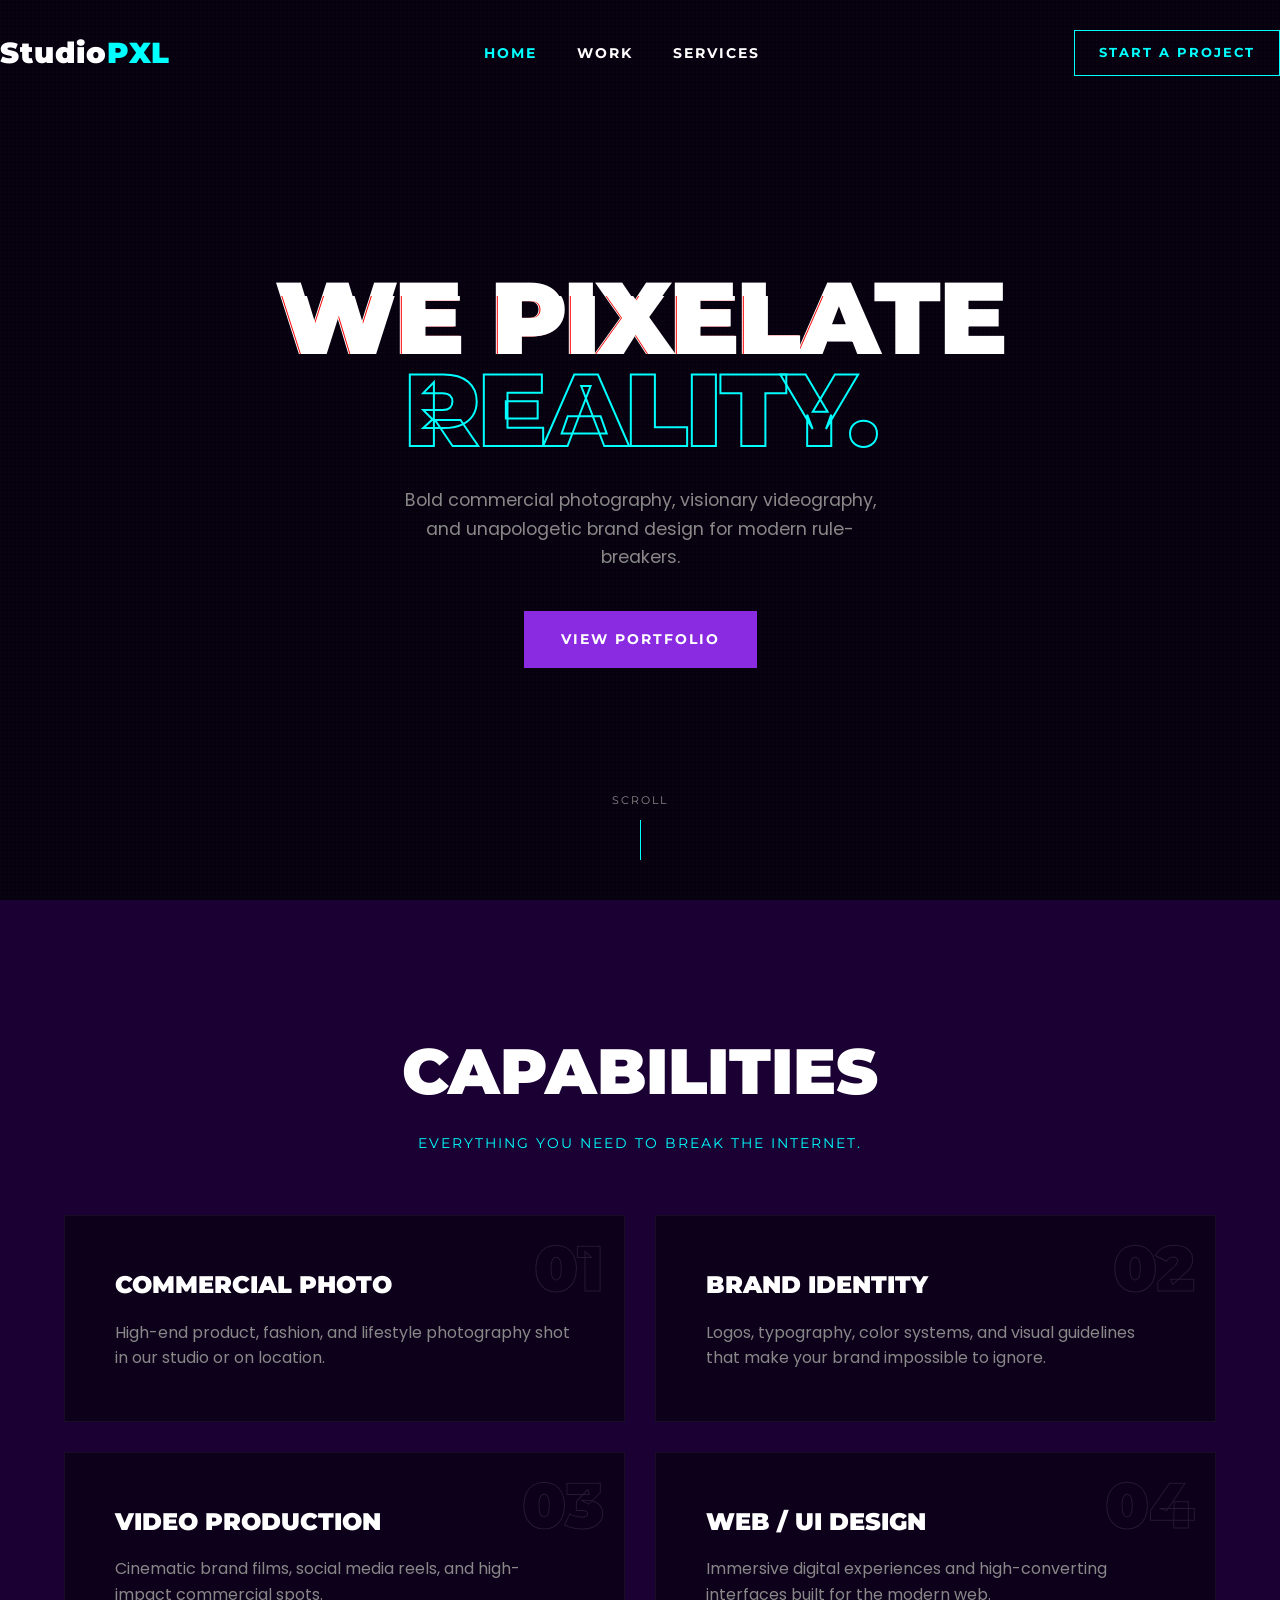
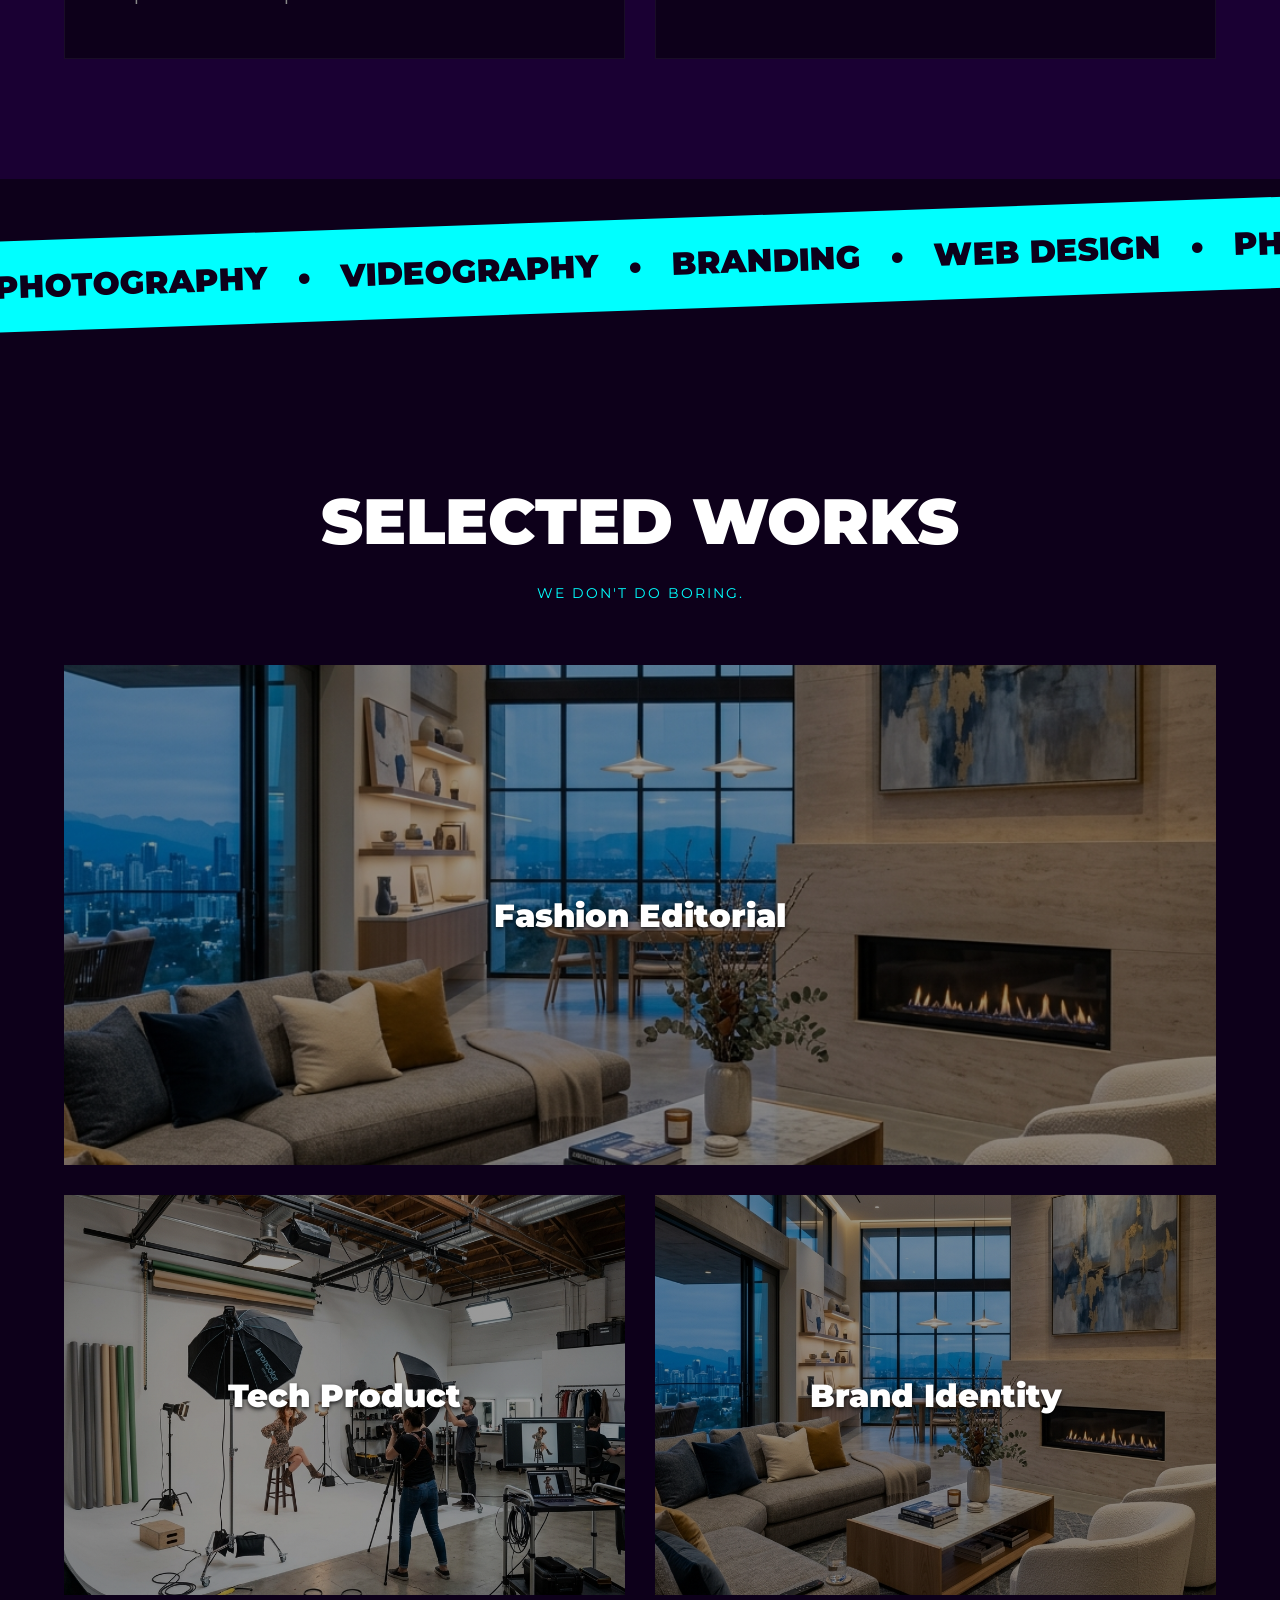
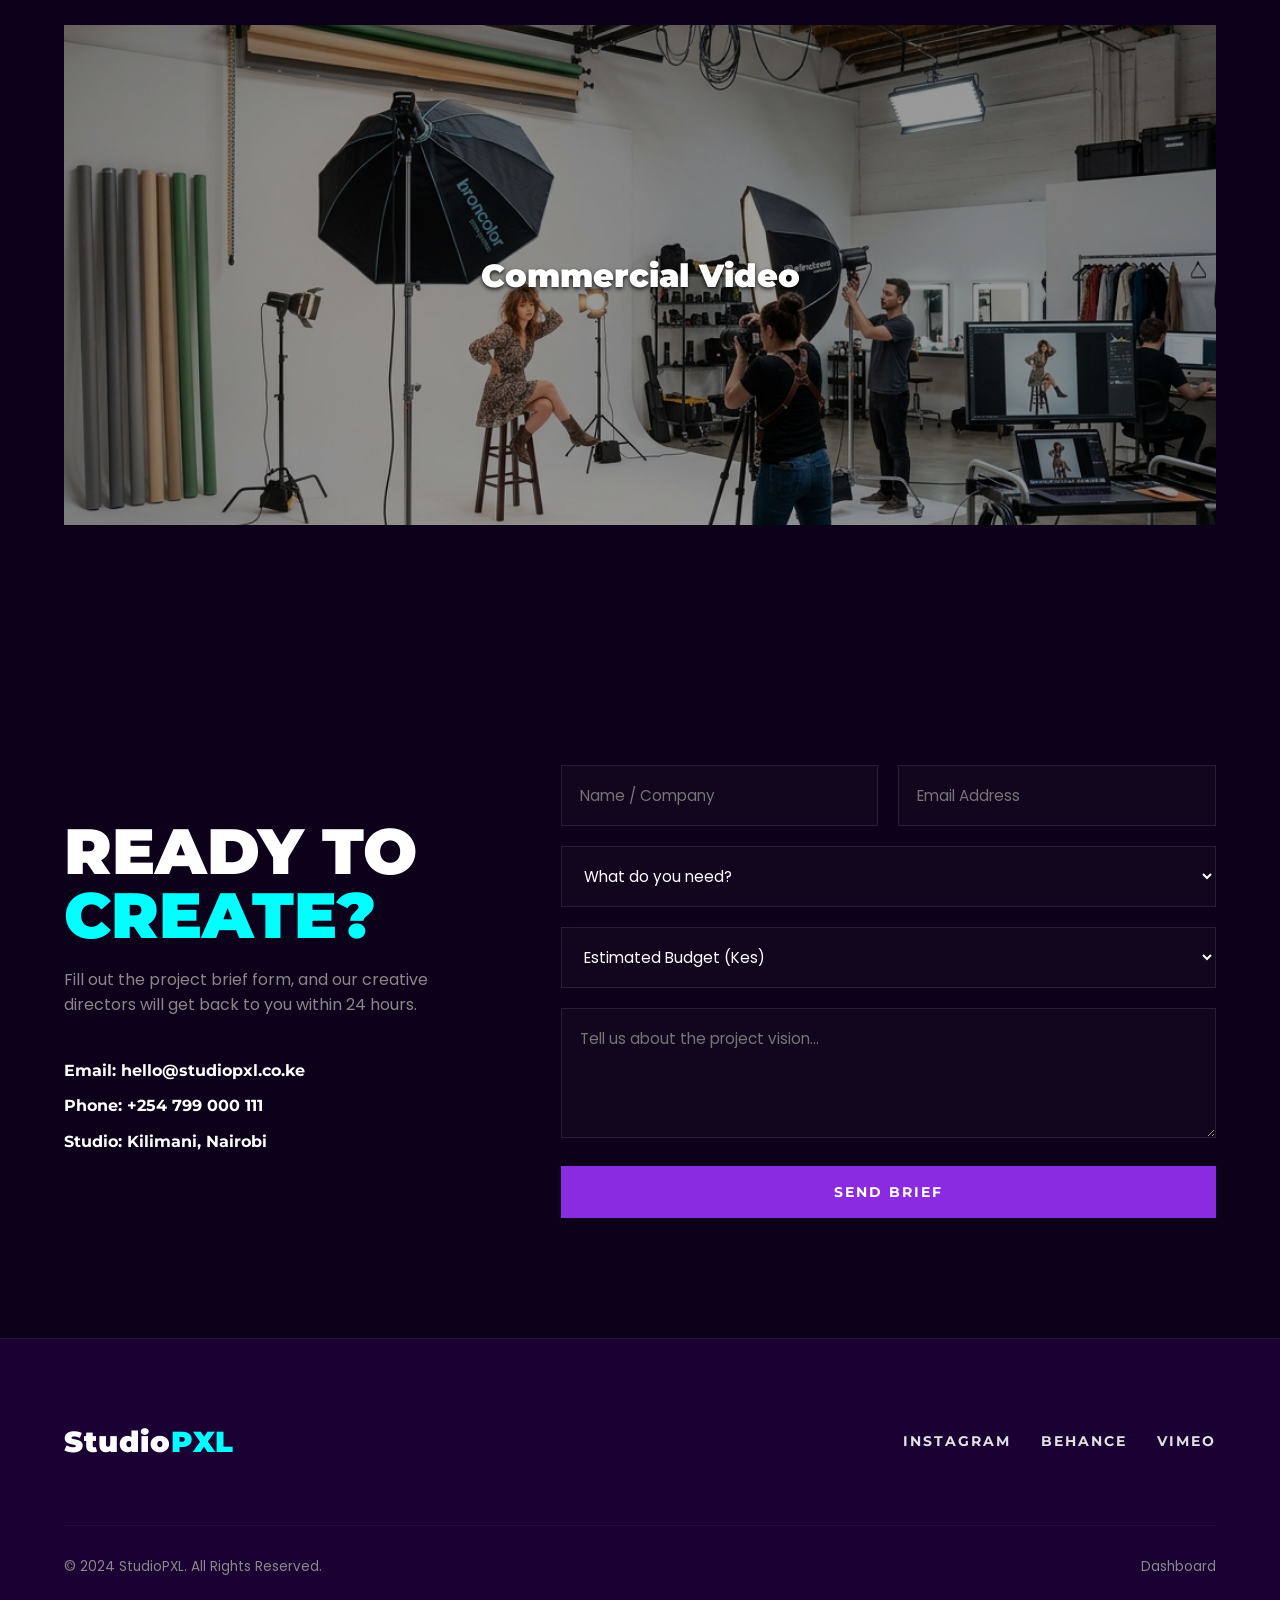
<file: index.html>
<!DOCTYPE html>

<html lang="en">
<head>
<meta charset="utf-8"/><meta content="width=device-width,initial-scale=1.0" name="viewport"/>
<title>StudioPXL | Creative Agency &amp; Photography</title>
<meta content="StudioPXL is a Nairobi-based creative digital agency specializing in high-end commercial photography, videography, and bold brand identities." name="description"/>
<link href="https://fonts.googleapis.com/css2?family=Montserrat:wght@400;700;900&amp;family=Poppins:wght@300;400;500;700&amp;display=swap" rel="stylesheet"/>
<link href="style.css" rel="stylesheet"/>
</head>
<body>
<div class="cursor" id="cursor"></div>
<nav class="navbar" id="navbar"><div class="nav-container">
<a class="nav-logo" href="#home">Studio<span>PXL</span></a>
<ul class="nav-links" id="navLinks"><li><a class="nav-link active" href="#home">Home</a></li><li><a class="nav-link" href="#work">Work</a></li><li><a class="nav-link" href="#services">Services</a></li></ul>
<a class="nav-cta" href="#contact">Start a Project</a>
<button class="hamburger" id="hamburger"><span></span><span></span><span></span></button>
</div></nav>
<header class="hero" id="home">
<div class="hero-bg" style=" background-image: linear-gradient(rgba(0,0,0,0.6), rgba(0,0,0,0.6)), url('https://loremflickr.com/1200/800/photography,studio,lighting?lock=100') !important; background-size: cover !important; background-position: center !important;"></div>
<div class="hero-content">
<h1 class="glitch" data-text="WE PIXELATE">WE PIXELATE<br/><span class="accent">REALITY.</span></h1>
<p class="hero-sub">Bold commercial photography, visionary videography, and unapologetic brand design for modern rule-breakers.</p>
<div class="hero-actions">
<a class="btn btn-primary" href="#work">View Portfolio</a>
</div>
</div>
<div class="scroll-indicator"><span>Scroll</span><div class="line"></div></div>
</header>
<section class="section dark-section" id="services">
<div class="container">
<div class="section-header"><h2>Capabilities</h2><p>Everything you need to break the internet.</p></div>
<div class="svc-grid">
<div class="svc-card">
<div class="svc-icon">01</div>
<h3>Commercial Photo</h3>
<p>High-end product, fashion, and lifestyle photography shot in our studio or on location.</p>
</div>
<div class="svc-card">
<div class="svc-icon">02</div>
<h3>Brand Identity</h3>
<p>Logos, typography, color systems, and visual guidelines that make your brand impossible to ignore.</p>
</div>
<div class="svc-card">
<div class="svc-icon">03</div>
<h3>Video Production</h3>
<p>Cinematic brand films, social media reels, and high-impact commercial spots.</p>
</div>
<div class="svc-card">
<div class="svc-icon">04</div>
<h3>Web / UI Design</h3>
<p>Immersive digital experiences and high-converting interfaces built for the modern web.</p>
</div>
</div>
</div>
</section>
<section class="ticker-section">
<div class="ticker-wrap">
<div class="ticker">
<span>PHOTOGRAPHY</span> • <span>VIDEOGRAPHY</span> • <span>BRANDING</span> • <span>WEB DESIGN</span> • 
                <span>PHOTOGRAPHY</span> • <span>VIDEOGRAPHY</span> • <span>BRANDING</span> • <span>WEB DESIGN</span> • 
            </div>
</div>
</section>
<section class="section port-section" id="work">
<div class="container">
<div class="section-header"><h2>Selected Works</h2><p>We don't do boring.</p></div>
<div class="work-grid">
<div class="work-item w-large">
<div class="work-img img-1" style="color: white !important; text-shadow: 0 2px 4px rgba(0,0,0,0.8); background-image: linear-gradient(rgba(0,0,0,0.4), rgba(0,0,0,0.4)), url('images/interior_design.png') !important; background-size: cover !important; background-position: center !important; color: white !important; text-shadow: 0 2px 4px rgba(0,0,0,0.8);">Fashion Editorial</div>
<div class="work-overlay"><h3>Neon Dreams</h3><p>Fashion Photography</p></div>
</div>
<div class="work-item">
<div class="work-img img-2" style="color: white !important; text-shadow: 0 2px 4px rgba(0,0,0,0.8); background-image: linear-gradient(rgba(0,0,0,0.4), rgba(0,0,0,0.4)), url('images/photo_studio.png') !important; background-size: cover !important; background-position: center !important; color: white !important; text-shadow: 0 2px 4px rgba(0,0,0,0.8);">Tech Product</div>
<div class="work-overlay"><h3>Quantum</h3><p>Product Shoot</p></div>
</div>
<div class="work-item">
<div class="work-img img-3" style="color: white !important; text-shadow: 0 2px 4px rgba(0,0,0,0.8); background-image: linear-gradient(rgba(0,0,0,0.4), rgba(0,0,0,0.4)), url('images/interior_design.png') !important; background-size: cover !important; background-position: center !important; color: white !important; text-shadow: 0 2px 4px rgba(0,0,0,0.8);">Brand Identity</div>
<div class="work-overlay"><h3>Onyx Coffee</h3><p>Branding</p></div>
</div>
<div class="work-item w-large">
<div class="work-img img-4" style="color: white !important; text-shadow: 0 2px 4px rgba(0,0,0,0.8); background-image: linear-gradient(rgba(0,0,0,0.4), rgba(0,0,0,0.4)), url('images/photo_studio.png') !important; background-size: cover !important; background-position: center !important; color: white !important; text-shadow: 0 2px 4px rgba(0,0,0,0.8);">Commercial Video</div>
<div class="work-overlay"><h3>Urban Run</h3><p>Video Campaign</p></div>
</div>
</div>
</div>
</section>
<section class="section contact-section" id="contact">
<div class="container"><div class="contact-wrap">
<div class="contact-info">
<h2>READY TO<br/><span class="accent">CREATE?</span></h2>
<p>Fill out the project brief form, and our creative directors will get back to you within 24 hours.</p>
<div class="contact-details">
<p>Email: hello@studiopxl.co.ke</p>
<p>Phone: +254 799 000 111</p>
<p>Studio: Kilimani, Nairobi</p>
</div>
</div>
<div class="contact-form-box">
<form id="contactForm">
<div class="form-row"><div class="form-group"><input name="name" placeholder="Name / Company" required="" type="text"/></div><div class="form-group"><input name="email" placeholder="Email Address" required="" type="email"/></div></div>
<div class="form-group"><select name="service" required=""><option value="">What do you need?</option><option>Commercial Photography</option><option>Video Production</option><option>Brand Identity</option><option>Web Design</option><option>Full Campaign</option></select></div>
<div class="form-group"><select name="budget"><option value="">Estimated Budget (Kes)</option><option>50k - 150k</option><option>150k - 500k</option><option>500k+</option></select></div>
<div class="form-group"><textarea name="details" placeholder="Tell us about the project vision..." required="" rows="4"></textarea></div>
<button class="btn btn-primary btn-full" type="submit">Send Brief</button>
</form>
</div>
</div></div>
</section>
<footer class="footer"><div class="container">
<div class="f-grid">
<div class="f-brand"><a class="nav-logo" href="#home">Studio<span>PXL</span></a></div>
<div class="f-socials">
<a href="#">Instagram</a>
<a href="#">Behance</a>
<a href="#">Vimeo</a>
</div>
</div>
<div class="f-bottom">
<p>© 2024 StudioPXL. All Rights Reserved.</p>
<a class="admin-link" href="admin.html">Dashboard</a>
</div>
</div></footer>
<div class="toast" id="toast"></div>
<script src="script.js"></script>
</body></html>
</file>
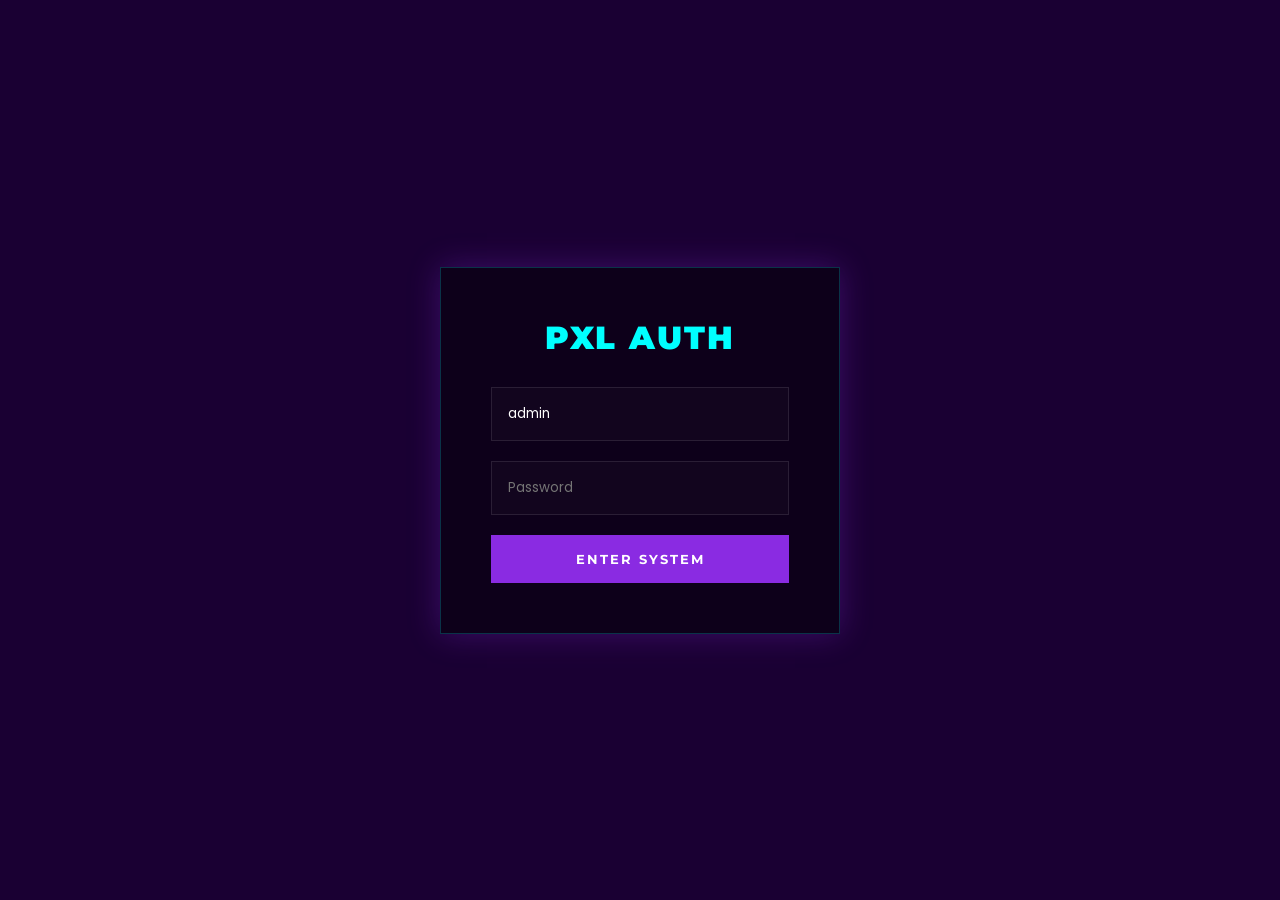
<file: admin.html>
<!DOCTYPE html><html lang="en"><head><meta charset="UTF-8"><meta name="viewport" content="width=device-width,initial-scale=1.0"><title>PXL Command Center</title>
<link href="https://fonts.googleapis.com/css2?family=Montserrat:wght@700;900&family=Poppins:wght@400;500;700&display=swap" rel="stylesheet">
<style>*{margin:0;padding:0;box-sizing:border-box}body{font-family:'Poppins',sans-serif;background:#0D001A;color:#e0e0e0}h1,h2{font-family:'Montserrat',sans-serif;text-transform:uppercase;font-weight:900}
.login{min-height:100vh;display:flex;align-items:center;justify-content:center;background:#1A0033}.lb{background:#0D001A;padding:50px;max-width:400px;width:100%;text-align:center;border:1px solid rgba(0,255,255,0.2);box-shadow:0 0 30px rgba(138,43,226,0.3)}.lb h2{color:#00FFFF;margin-bottom:30px;font-size:2rem;letter-spacing:2px}.lb input{width:100%;padding:16px;border:1px solid rgba(255,255,255,0.1);background:rgba(255,255,255,0.02);color:#fff;margin-bottom:20px;font-family:'Poppins',sans-serif;outline:none}.lb input:focus{border-color:#8A2BE2}.lb button{width:100%;padding:16px;background:#8A2BE2;color:#fff;border:none;cursor:pointer;font-family:'Montserrat',sans-serif;text-transform:uppercase;letter-spacing:2px;font-weight:700;transition:0.3s}.lb button:hover{background:#00FFFF;color:#0D001A}
.dash{display:none}.dh{background:#1A0033;padding:30px 40px;display:flex;justify-content:space-between;align-items:center;flex-wrap:wrap;gap:15px;border-bottom:1px solid rgba(0,255,255,0.2)}.dh h1{font-size:2rem;color:#00FFFF;letter-spacing:2px}.dh button,.dh a{padding:12px 24px;border:1px solid #00FFFF;cursor:pointer;font-size:0.8rem;color:#00FFFF;background:transparent;text-decoration:none;font-family:'Montserrat',sans-serif;text-transform:uppercase;letter-spacing:2px;font-weight:700;transition:0.3s}.dh button:hover,.dh a:hover{background:#00FFFF;color:#0D001A}.be{background:#8A2BE2!important;color:#fff!important;border-color:#8A2BE2!important}.be:hover{background:#fff!important;color:#8A2BE2!important}
.stats{display:grid;grid-template-columns:repeat(3,1fr);gap:30px;padding:40px}.sc{background:#1A0033;padding:30px;border:1px solid rgba(255,255,255,0.05);text-align:center}.sl{font-size:0.85rem;color:#888;text-transform:uppercase;letter-spacing:2px;font-weight:700}.sv{font-size:3.5rem;font-family:'Montserrat',sans-serif;font-weight:900;margin-top:10px;color:#00FFFF}
.tw{padding:0 40px 40px;overflow-x:auto}table{width:100%;border-collapse:collapse;background:#1A0033;border:1px solid rgba(255,255,255,0.05)}th{background:#0D001A;color:#888;padding:20px;text-align:left;font-size:0.85rem;text-transform:uppercase;letter-spacing:2px;border-bottom:1px solid rgba(255,255,255,0.05);font-family:'Montserrat',sans-serif}td{padding:20px;border-bottom:1px solid rgba(255,255,255,0.05);font-size:0.95rem;color:#e0e0e0}
select.st{padding:8px 12px;border:1px solid rgba(255,255,255,0.1);font-family:'Poppins',sans-serif;background:#0D001A;color:#00FFFF;outline:none;font-weight:500}.del{background:none;border:none;color:#888;cursor:pointer;font-size:0.85rem;text-transform:uppercase;letter-spacing:1px;transition:0.3s}.del:hover{color:#ef4444}
@media(max-width:768px){.stats{grid-template-columns:1fr}}</style></head>
<body>
<div class="login" id="ls"><div class="lb"><h2>PXL AUTH</h2><input type="text" id="u" value="admin"><input type="password" id="p" placeholder="Password"><button onclick="login()">Enter System</button></div></div>
<div class="dash" id="dash">
<div class="dh"><h1>Project Briefs</h1><div><button class="be" onclick="exp()">Export</button> <a href="index.html">View Site</a> <button onclick="logout()">Logout</button></div></div>
<div class="stats"><div class="sc"><div class="sl">Total Briefs</div><div class="sv" id="st">0</div></div><div class="sc"><div class="sl">New / Unread</div><div class="sv" id="sn" style="color:#fff">0</div></div><div class="sc"><div class="sl">Active Projects</div><div class="sv" id="sd" style="color:#8A2BE2">0</div></div></div>
<div class="tw"><table><thead><tr><th>Date</th><th>Client / Brand</th><th>Email</th><th>Service Type</th><th>Budget</th><th>Brief Details</th><th>Status</th><th></th></tr></thead><tbody id="tb"></tbody></table></div></div>
<script>
const K='studiopxl_briefs';if(sessionStorage.getItem('pxl_admin')==='true')showD();
function login(){if(document.getElementById('u').value==='admin'&&document.getElementById('p').value==='admin123'){sessionStorage.setItem('pxl_admin','true');showD()}else alert('Invalid credentials')}
function logout(){sessionStorage.removeItem('pxl_admin');location.reload()}
function showD(){document.getElementById('ls').style.display='none';document.getElementById('dash').style.display='block';render()}
function gd(){return JSON.parse(localStorage.getItem(K)||'[]').sort((a,b)=>new Date(b.submittedAt)-new Date(a.submittedAt))}
function sv(d){localStorage.setItem(K,JSON.stringify(d))}
function render(){const d=gd();document.getElementById('st').textContent=d.length;document.getElementById('sn').textContent=d.filter(x=>x.status==='New Brief').length;document.getElementById('sd').textContent=d.filter(x=>x.status==='In Production').length;
document.getElementById('tb').innerHTML=d.map(i=>`<tr><td>${new Date(i.submittedAt).toLocaleDateString('en-GB')}</td><td style="font-family:'Montserrat',sans-serif;font-weight:700;color:#00FFFF">${i.name||'—'}</td><td>${i.email}</td><td>${i.service||'—'}</td><td>${i.budget||'—'}</td><td style="max-width:300px;font-size:0.85rem">${i.details||'—'}</td><td><select class="st" onchange="upd(${i.id},this.value)">${['New Brief','Discovery Call','Pitching','In Production','Completed','Passed'].map(s=>`<option ${i.status===s?'selected':''}>${s}</option>`).join('')}</select></td><td><button class="del" onclick="del(${i.id})">Del</button></td></tr>`).join('')}
function upd(id,s){const d=gd();const i=d.find(x=>x.id===id);if(i){i.status=s;sv(d);render()}}
function del(id){if(!confirm('Delete this brief?'))return;sv(gd().filter(x=>x.id!==id));render()}
function exp(){const d=gd();if(!d.length)return alert('No data');const h=['Date','Name','Email','Service','Budget','Details','Status'];const r=d.map(i=>[new Date(i.submittedAt).toLocaleDateString(),i.name,i.email,i.service,i.budget,(i.details||'').replace(/\n/g,' '),i.status]);const c=[h,...r].map(r=>r.map(c=>`"${String(c||'').replace(/"/g,'""')}"`).join(',')).join('\n');const b=new Blob([c],{type:'text/csv'});const a=document.createElement('a');a.href=URL.createObjectURL(b);a.download='studiopxl_briefs.csv';a.click()}
document.getElementById('p').addEventListener('keydown',e=>{if(e.key==='Enter')login()});
</script></body></html>
</file>
<file: style.css>
/* StudioPXL — Electric Purple #8A2BE2 | Deep Violet #0D001A | Neon Cyan #00FFFF */
*,*::before,*::after{margin:0;padding:0;box-sizing:border-box}
:root{--primary:#0D001A;--primary-light:#1A0033;--accent:#8A2BE2;--accent-2:#00FFFF;--white:#ffffff;--text:#e0e0e0;--text-light:#888888;--transition:0.3s cubic-bezier(0.25,0.46,0.45,0.94)}
html{scroll-behavior:smooth}body{font-family:'Poppins',sans-serif;background:var(--primary);color:var(--text);line-height:1.6;overflow-x:hidden}
h1,h2,h3,h4{font-family:'Montserrat',sans-serif;text-transform:uppercase;font-weight:900;color:var(--white)}
.container{max-width:1200px;margin:0 auto;padding:0 24px}a{text-decoration:none;color:inherit;transition:var(--transition)}

::selection{background:var(--accent-2);color:var(--primary)}

.btn{display:inline-flex;align-items:center;padding:16px 36px;font-family:'Montserrat',sans-serif;font-size:0.9rem;font-weight:700;letter-spacing:2px;text-transform:uppercase;cursor:pointer;transition:var(--transition);border:1px solid transparent;position:relative;z-index:1;overflow:hidden}
.btn::before{content:'';position:absolute;top:0;left:0;width:0;height:100%;background:var(--accent-2);z-index:-1;transition:var(--transition)}
.btn-primary{background:var(--accent);color:var(--white)}.btn-primary:hover{color:var(--primary)}.btn-primary:hover::before{width:100%}
.btn-full{width:100%;justify-content:center}

.navbar{position:fixed;top:0;left:0;right:0;z-index:1000;padding:30px 0;transition:var(--transition);background:transparent}.navbar.scrolled{background:var(--primary);padding:20px 0;border-bottom:1px solid rgba(255,255,255,0.05)}
.nav-container{display:flex;align-items:center;justify-content:space-between}
.nav-logo{font-family:'Montserrat',sans-serif;font-size:1.8rem;font-weight:900;color:var(--white);letter-spacing:1px}.nav-logo span{color:var(--accent-2)}
.nav-links{display:flex;list-style:none;gap:40px}.nav-link{color:var(--white);font-size:0.85rem;font-family:'Montserrat',sans-serif;text-transform:uppercase;letter-spacing:2px;font-weight:700}.nav-link:hover,.nav-link.active{color:var(--accent-2)}
.nav-cta{padding:12px 24px;border:1px solid var(--accent-2);color:var(--accent-2);font-family:'Montserrat',sans-serif;font-size:0.8rem;text-transform:uppercase;letter-spacing:2px;font-weight:700}.nav-cta:hover{background:var(--accent-2);color:var(--primary)}
.hamburger{display:none;background:none;border:none;cursor:pointer;padding:8px}.hamburger span{display:block;width:24px;height:2px;background:var(--white);margin:5px 0;transition:var(--transition)}

.hero{min-height:100vh;display:flex;align-items:center;padding:120px 24px 80px;position:relative;overflow:hidden}
.hero-bg{position:absolute;inset:0;background:radial-gradient(circle at 50% 50%,var(--primary-light) 0%,var(--primary) 100%);z-index:-2}
.hero-bg::after{content:'';position:absolute;inset:0;background:url('data:image/svg+xml;utf8,<svg xmlns="http://www.w3.org/2000/svg" width="4" height="4"><rect width="4" height="4" fill="%230D001A"/><rect width="1" height="1" fill="%23222"/></svg>');opacity:0.3;z-index:-1}
.hero-content{position:relative;z-index:2;max-width:800px;margin:0 auto;text-align:center}
.hero h1{font-size:clamp(3.5rem,8vw,7rem);line-height:0.9;margin-bottom:30px;letter-spacing:-2px}.hero h1 .accent{color:transparent;-webkit-text-stroke:2px var(--accent-2)}
.hero-sub{font-size:1.1rem;color:var(--text-light);margin-bottom:40px;max-width:500px;margin-left:auto;margin-right:auto}
.hero-actions{display:flex;justify-content:center}

.scroll-indicator{position:absolute;bottom:40px;left:50%;transform:translateX(-50%);display:flex;flex-direction:column;align-items:center;gap:10px;color:var(--text-light);font-family:'Montserrat',sans-serif;font-size:0.7rem;text-transform:uppercase;letter-spacing:2px}
.scroll-indicator .line{width:1px;height:40px;background:var(--accent-2);animation:bounce 2s infinite}
@keyframes bounce{0%,100%{transform:translateY(0)}50%{transform:translateY(10px)}}

.glitch{position:relative}.glitch::before,.glitch::after{content:attr(data-text);position:absolute;top:0;left:0;width:100%;height:100%}.glitch::before{left:2px;text-shadow:-1px 0 red;clip:rect(24px,550px,90px,0);animation:glitch-anim-2 3s infinite linear alternate-reverse}.glitch::after{left:-2px;text-shadow:-1px 0 blue;clip:rect(85px,550px,140px,0);animation:glitch-anim 2.5s infinite linear alternate-reverse}
@keyframes glitch-anim{0%{clip:rect(14px,9999px,16px,0)}20%{clip:rect(87px,9999px,14px,0)}40%{clip:rect(34px,9999px,56px,0)}60%{clip:rect(98px,9999px,23px,0)}80%{clip:rect(23px,9999px,89px,0)}100%{clip:rect(56px,9999px,43px,0)}}
@keyframes glitch-anim-2{0%{clip:rect(65px,9999px,100px,0)}20%{clip:rect(3px,9999px,54px,0)}40%{clip:rect(86px,9999px,8px,0)}60%{clip:rect(24px,9999px,98px,0)}80%{clip:rect(45px,9999px,23px,0)}100%{clip:rect(12px,9999px,76px,0)}}

.section{padding:120px 0}.dark-section{background:var(--primary-light)}
.section-header{margin-bottom:60px;text-align:center}
.section-header h2{font-size:clamp(2.5rem,5vw,4rem);margin-bottom:10px}.section-header p{color:var(--accent-2);font-family:'Montserrat',sans-serif;text-transform:uppercase;letter-spacing:2px;font-size:0.9rem}

.svc-grid{display:grid;grid-template-columns:repeat(2,1fr);gap:30px}
.svc-card{background:var(--primary);padding:50px;border:1px solid rgba(255,255,255,0.05);transition:var(--transition);position:relative;overflow:hidden}
.svc-card:hover{border-color:var(--accent);transform:translateY(-10px)}
.svc-icon{font-family:'Montserrat',sans-serif;font-size:4rem;font-weight:900;color:transparent;-webkit-text-stroke:1px rgba(255,255,255,0.1);position:absolute;top:20px;right:20px;line-height:1;transition:var(--transition)}.svc-card:hover .svc-icon{-webkit-text-stroke:1px var(--accent-2)}
.svc-card h3{font-size:1.5rem;margin-bottom:15px;position:relative;z-index:2}.svc-card p{color:var(--text-light);position:relative;z-index:2}

.ticker-section{background:var(--accent-2);padding:20px 0;overflow:hidden;transform:rotate(-2deg);margin:40px 0;width:105vw;position:relative;left:-2vw}
.ticker-wrap{width:100%;overflow:hidden;white-space:nowrap}
.ticker{display:inline-block;animation:ticker 20s linear infinite;font-family:'Montserrat',sans-serif;font-weight:900;font-size:2rem;color:var(--primary);text-transform:uppercase}
.ticker span{margin:0 20px}
@keyframes ticker{0%{transform:translate3d(0,0,0)}100%{transform:translate3d(-50%,0,0)}}

.port-section{background:var(--primary)}
.work-grid{display:grid;grid-template-columns:repeat(2,1fr);gap:30px}
.work-item{position:relative;height:400px;background:var(--primary-light);overflow:hidden;cursor:pointer}.w-large{grid-column:span 2;height:500px}
.work-img{position:absolute;inset:0;display:flex;align-items:center;justify-content:center;font-family:'Montserrat',sans-serif;font-weight:900;font-size:2rem;color:rgba(255,255,255,0.05);transition:transform 0.7s cubic-bezier(0.2,0.8,0.2,1)}
.work-item:hover .work-img{transform:scale(1.05)}
.work-overlay{position:absolute;inset:0;background:linear-gradient(to top,rgba(13,0,26,0.9),transparent);display:flex;flex-direction:column;justify-content:flex-end;padding:40px;opacity:0;transition:var(--transition)}.work-item:hover .work-overlay{opacity:1}
.work-overlay h3{font-size:2rem;margin-bottom:5px;transform:translateY(20px);transition:0.4s ease 0.1s}.work-overlay p{color:var(--accent-2);font-family:'Montserrat',sans-serif;text-transform:uppercase;letter-spacing:2px;font-size:0.8rem;transform:translateY(20px);transition:0.4s ease 0.2s}
.work-item:hover .work-overlay h3,.work-item:hover .work-overlay p{transform:translateY(0)}

.contact-wrap{display:grid;grid-template-columns:1fr 1.5fr;gap:60px;align-items:center}
.contact-info h2{font-size:clamp(3rem,5vw,4.5rem);line-height:1;margin-bottom:20px}.contact-info h2 .accent{color:var(--accent-2)}
.contact-info p{color:var(--text-light);margin-bottom:40px}
.contact-details p{margin-bottom:10px;font-family:'Montserrat',sans-serif;font-weight:700;color:var(--white)}

.contact-form-box form{display:grid;gap:20px}
.form-row{display:grid;grid-template-columns:1fr 1fr;gap:20px}
.form-group input,.form-group select,.form-group textarea{width:100%;padding:18px;border:1px solid rgba(255,255,255,0.1);background:rgba(255,255,255,0.02);color:var(--white);font-family:'Poppins',sans-serif;font-size:0.95rem;transition:var(--transition);outline:none}
.form-group input:focus,.form-group select:focus,.form-group textarea:focus{border-color:var(--accent-2);background:rgba(0,255,255,0.05)}
.form-group select option{background:var(--primary);color:var(--white)}

.footer{background:var(--primary-light);padding:80px 0 30px;border-top:1px solid rgba(255,255,255,0.05)}
.f-grid{display:flex;justify-content:space-between;align-items:center;margin-bottom:60px}
.f-socials{display:flex;gap:30px;font-family:'Montserrat',sans-serif;font-size:0.85rem;text-transform:uppercase;letter-spacing:2px;font-weight:700}.f-socials a:hover{color:var(--accent-2)}
.f-bottom{display:flex;justify-content:space-between;align-items:center;padding-top:30px;border-top:1px solid rgba(255,255,255,0.05);color:var(--text-light);font-size:0.85rem}
.admin-link{color:var(--text-light)}.admin-link:hover{color:var(--accent-2)}

.toast{position:fixed;bottom:40px;right:40px;background:var(--accent-2);color:var(--primary);padding:16px 32px;font-family:'Montserrat',sans-serif;font-size:0.9rem;font-weight:900;letter-spacing:1px;text-transform:uppercase;z-index:3000;opacity:0;transform:translateY(20px);transition:var(--transition);pointer-events:none}.toast.show{opacity:1;transform:translateY(0)}

@media(max-width:992px){.svc-grid{grid-template-columns:1fr}.work-grid{grid-template-columns:1fr}.w-large{grid-column:span 1}.contact-wrap{grid-template-columns:1fr}}
@media(max-width:768px){.nav-links{display:none;flex-direction:column;position:absolute;top:100%;left:0;right:0;background:var(--primary);padding:30px;border-bottom:1px solid rgba(255,255,255,0.1)}.nav-links.active{display:flex}.nav-cta{display:none}.hamburger{display:block}.form-row{grid-template-columns:1fr}.f-grid{flex-direction:column;gap:30px;text-align:center}.f-socials{flex-direction:column;gap:15px}}
</file>
